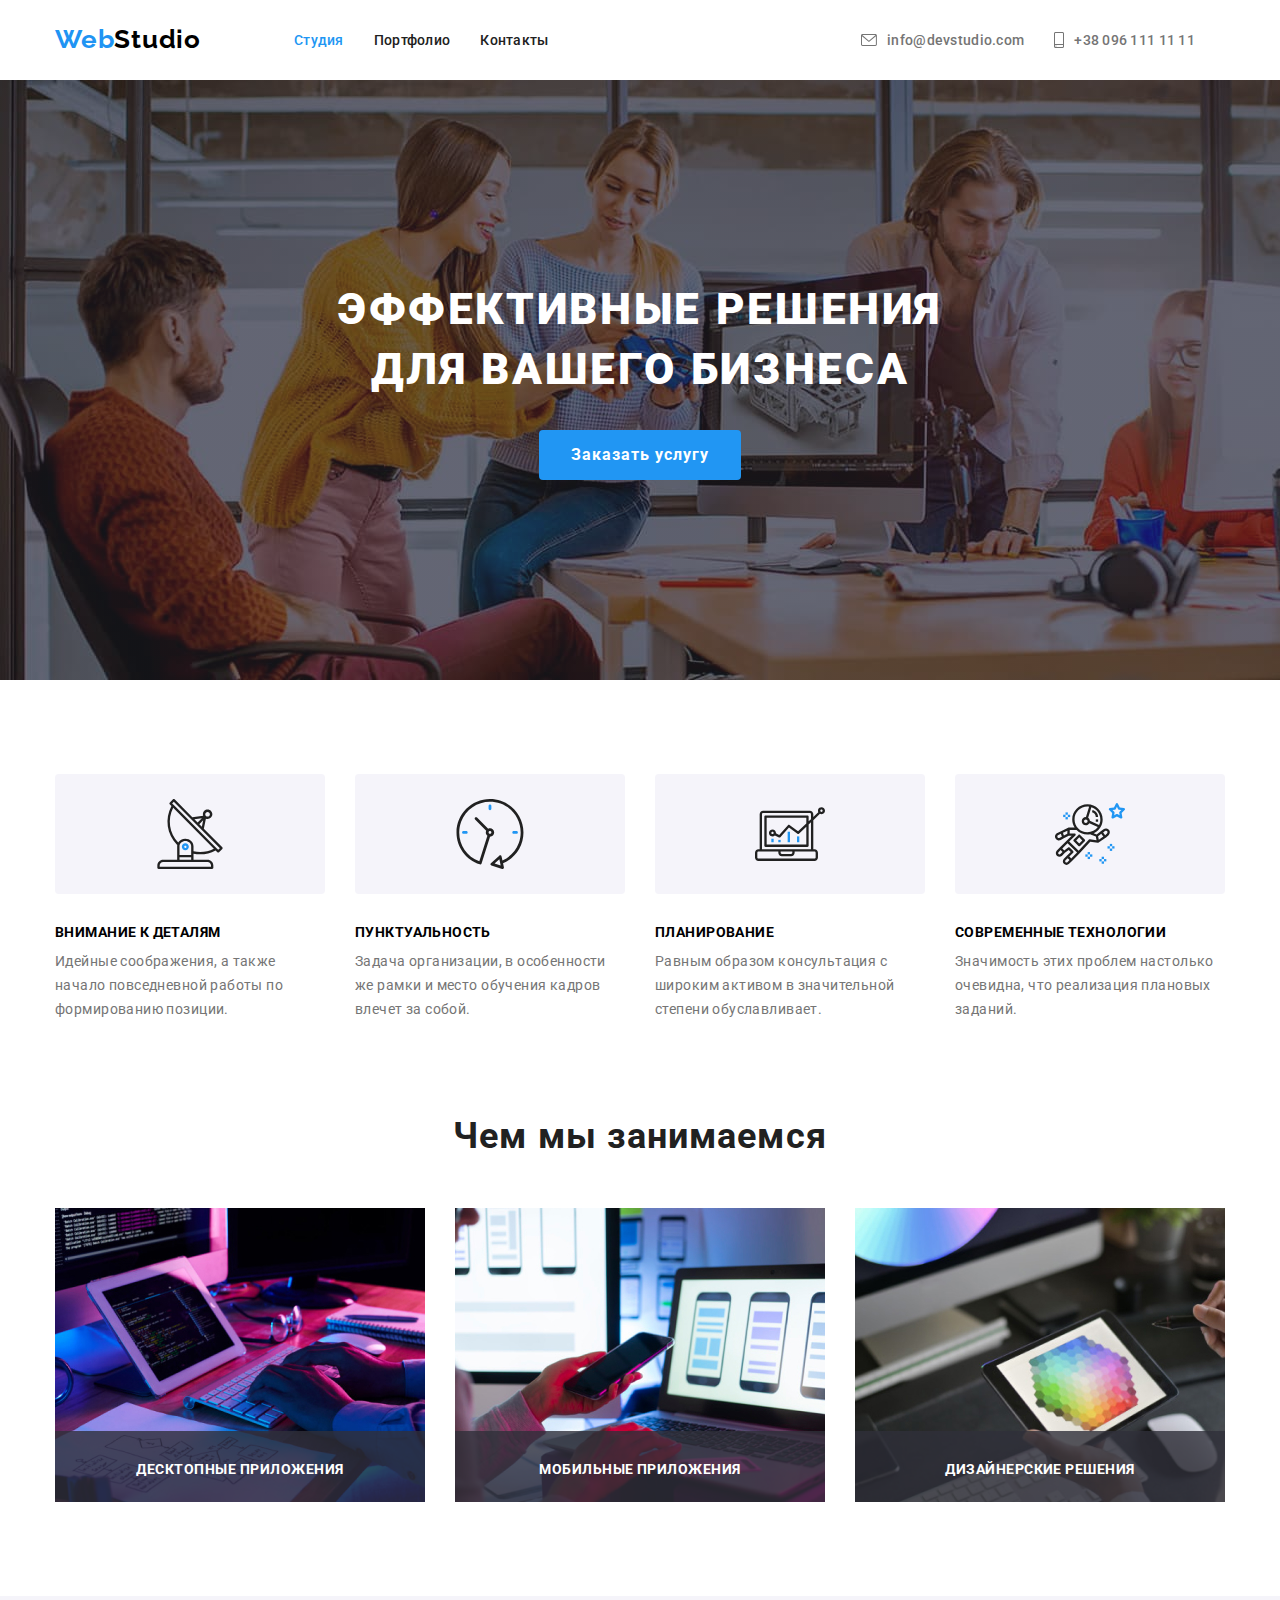
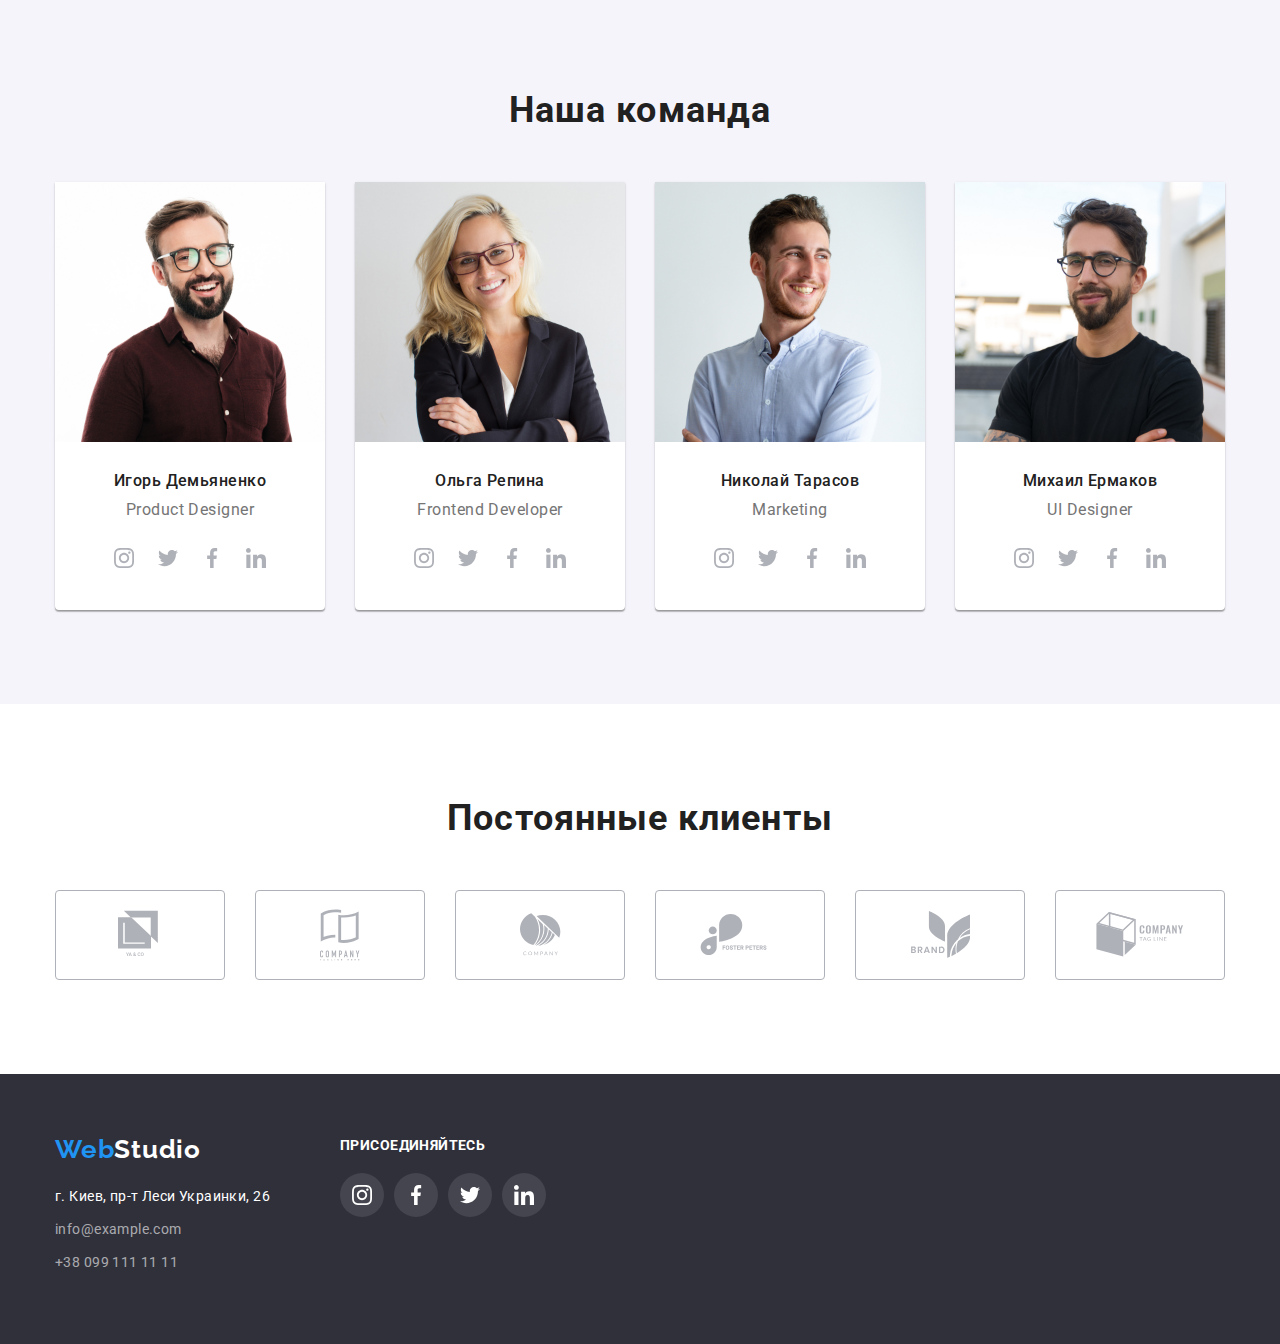
<file: index.html>
<!DOCTYPE html>
<html lang="ru">
  <head>
    <meta charset="UTF-8" />
    <meta name="viewport" content="width=device-width, initial-scale=1.0" />
    <title>Веб студия</title>
    <link
      rel="stylesheet"
      href="https://cdnjs.cloudflare.com/ajax/libs/modern-normalize/1.0.0/modern-normalize.css"
    />
    <link rel="stylesheet" href="./css/styles.css" />
    <link
      href="https://fonts.googleapis.com/css2?family=Raleway:wght@700&family=Roboto:wght@400;500;700;900&display=swap"
      rel="stylesheet"
    />
  </head>
  <body>
    <!-- header section-->
    <header class="header">
      <div class="conteiner header-flex-conteiner">
        <nav class="header-navigation">
          <a
            class="header-logo-second link"
            lang="en"
            href="./index.html"
            aria-label=" WebStudio "
          >
            <span class="header-logo link"> Web</span>Studio
          </a>
          <ul class="navigation-list list">
            <li class="navigation-list-item">
              <a class="active navigation-list-link link" href="./index.html">
                Студия
              </a>
            </li>
            <li class="navigation-list-item">
              <a class="navigation-list-link link" href="./portfolio.html">
                Портфолио
              </a>
            </li>
            <li class="navigation-list-item">
              <a class="navigation-list-link link" href=""> Контакты </a>
            </li>
          </ul>
        </nav>
        <ul class="contact-list">
          <li class="navigation-list-item">
            <a class="header-tel-link link" href="mailto:info@devstudio.com">
              <svg class="icon-header" height="12px" width="16px">
                <use href="./images/svg/sprite.svg#icon-envelope"></use>
              </svg>
              info@devstudio.com
            </a>
          </li>
          <li class="navigation-list-item">
            <a class="header-tel-link link" href="tel:+380961111111">
              <svg class="icon-header" width="10px" height="16px">
                <use href="./images/svg/sprite.svg#icon-smartphone"></use>
              </svg>
              +38 096 111 11 11
            </a>
          </li>
        </ul>
      </div>
    </header>
    <!--main section-->
    <main>
      <!--main background -->
      <section class="hero-banner">
        <div class="conteiner">
          <div class="conteiner-hero">
            <h1 class="hero-title">
              Эффективные решения <br />
              для вашего бизнеса
            </h1>
            <button class="button" type="button" data-modal-open>
              Заказать услугу
            </button>
          </div>
        </div>
      </section>
      <!--features section-->
      <section>
        <div class="conteiner padding-top">
          <ul class="flex-list list">
            <li class="feactures-list-style icon-antena">
              <h3 class="feactures-title">Внимание к деталям</h3>

              <p class="feactures-text">
                Идейные соображения, а также <br />
                начало повседневной работы по <br />
                формированию позиции.
              </p>
            </li>
            <li class="feactures-list-style icon-clock">
              <h3 class="feactures-title">Пунктуальность</h3>
              <p class="feactures-text">
                Задача организации, в особенности <br />
                же рамки и место обучения кадров <br />
                влечет за собой.
              </p>
            </li>
            <li class="feactures-list-style icon-diagram">
              <h3 class="feactures-title">Планирование</h3>
              <p class="feactures-text">
                Равным образом консультация с <br />
                широким активом в значительной <br />
                степени обуславливает.
              </p>
            </li>
            <li class="feactures-list-style icon-astronaut">
              <h3 class="feactures-title">Современные технологии</h3>
              <p class="feactures-text">
                Значимость этих проблем настолько <br />
                очевидна, что реализация плановых <br />
                заданий.
              </p>
            </li>
          </ul>
        </div>
      </section>
      <!--what we do section-->
      <section>
        <div class="conteiner padding-bottom">
          <h2 class="what-we-do-our-team">Чем мы занимаемся</h2>
          <ul class="list what-do-pictures">
            <li class="img-styles">
              <img
                src="./images/whatwedo/box1.jpg"
                alt=" создания сайтов "
                width="370"
                height="294"
              />
              <div class="absolute-what-we-do">
                <p class="what-do-text">Десктопные приложения</p>
              </div>
            </li>
            <li class="img-styles">
              <img
                src="./images/whatwedo/box2.jpg"
                alt=" создания мобильных приложений"
                width="370"
                height="294"
              />
              <div class="absolute-what-we-do">
                <p class="what-do-text">Мобильные приложения</p>
              </div>
            </li>
            <li class="img-styles">
              <img
                src="./images/whatwedo/box3.jpg"
                alt=" Дизайнерские решения"
                width="370"
                height="294"
              />
              <div class="absolute-what-we-do">
                <p class="what-do-text">Дизайнерские решения</p>
              </div>
            </li>
          </ul>
        </div>
      </section>
      <!--our team section-->
      <section class="our-team-style">
        <div class="conteiner padding-bottom">
          <h2 class="what-we-do-our-team">Наша команда</h2>
          <ul class="our-team-img list">
            <li class="our-team-img-list">
              <img
                src="./images/team/teamigor.jpg "
                alt="игорь демьяненко Product Designer"
                width="270"
                height="260"
              />
              <h3 class="team-title">Игорь Демьяненко</h3>
              <p class="profession-list">Product Designer</p>
              <ul class="list social-list">
                <li>
                  <a class="social-item" href="">
                    <svg class="social-item-svg" width="20px" height="20px">
                      <use
                        href="./images/svg/sprite.svg#icon-instagram-2"
                      ></use>
                    </svg>
                  </a>
                </li>
                <li>
                  <a class="social-item" href="">
                    <svg class="social-item-svg" width="20px" height="20px">
                      <use href="./images/svg/sprite.svg#icon-twitter-1"></use>
                    </svg>
                  </a>
                </li>
                <li>
                  <a class="social-item" href="">
                    <svg class="social-item-svg" width="20px" height="20px">
                      <use href="./images/svg/sprite.svg#icon-facebook-1"></use>
                    </svg>
                  </a>
                </li>
                <li>
                  <a class="social-item" href="">
                    <svg class="social-item-svg" width="20px" height="20px">
                      <use href="./images/svg/sprite.svg#icon-linkedin-1"></use>
                    </svg>
                  </a>
                </li>
              </ul>
            </li>
            <li class="our-team-img-list">
              <img
                src="./images/team/olga.jpg"
                alt=" Ольга Репина Frontend Developer"
                width="270"
                height="260"
              />
              <h3 class="team-title">Ольга Репина</h3>
              <p class="profession-list">Frontend Developer</p>
              <ul class="list social-list">
                <li>
                  <a class="social-item" href="">
                    <svg class="social-item-svg" width="20px" height="20px">
                      <use
                        href="./images/svg/sprite.svg#icon-instagram-2"
                      ></use>
                    </svg>
                  </a>
                </li>
                <li>
                  <a class="social-item" href="">
                    <svg class="social-item-svg" width="20px" height="20px">
                      <use href="./images/svg/sprite.svg#icon-twitter-1"></use>
                    </svg>
                  </a>
                </li>
                <li>
                  <a class="social-item" href="">
                    <svg class="social-item-svg" width="20px" height="20px">
                      <use href="./images/svg/sprite.svg#icon-facebook-1"></use>
                    </svg>
                  </a>
                </li>
                <li>
                  <a class="social-item" href="">
                    <svg class="social-item-svg" width="20px" height="20px">
                      <use href="./images/svg/sprite.svg#icon-linkedin-1"></use>
                    </svg>
                  </a>
                </li>
              </ul>
            </li>
            <li class="our-team-img-list">
              <img
                src="./images/team/mykola.jpg"
                alt="Николай Тарасов Marketing"
                width="270"
                height="260"
              />
              <h3 class="team-title">Николай Тарасов</h3>
              <p class="profession-list">Marketing</p>
              <ul class="list social-list">
                <li>
                  <a class="social-item" href="">
                    <svg class="social-item-svg" width="20px" height="20px">
                      <use
                        href="./images/svg/sprite.svg#icon-instagram-2"
                      ></use>
                    </svg>
                  </a>
                </li>
                <li>
                  <a class="social-item" href="">
                    <svg class="social-item-svg" width="20px" height="20px">
                      <use href="./images/svg/sprite.svg#icon-twitter-1"></use>
                    </svg>
                  </a>
                </li>
                <li>
                  <a class="social-item" href="">
                    <svg class="social-item-svg" width="20px" height="20px">
                      <use href="./images/svg/sprite.svg#icon-facebook-1"></use>
                    </svg>
                  </a>
                </li>
                <li>
                  <a class="social-item" href="">
                    <svg class="social-item-svg" width="20px" height="20px">
                      <use href="./images/svg/sprite.svg#icon-linkedin-1"></use>
                    </svg>
                  </a>
                </li>
              </ul>
            </li>
            <li class="our-team-img-list">
              <img
                src="./images/team/mihaylo.jpg"
                alt="Михаил Ермаков UI Designer"
                width="270"
                height="260"
              />
              <h3 class="team-title">Михаил Ермаков</h3>
              <p class="profession-list">UI Designer</p>
              <ul class="list social-list">
                <li>
                  <a class="social-item" href="">
                    <svg class="social-item-svg" width="20px" height="20px">
                      <use
                        href="./images/svg/sprite.svg#icon-instagram-2"
                      ></use>
                    </svg>
                  </a>
                </li>
                <li>
                  <a class="social-item" href="">
                    <svg class="social-item-svg" width="20px" height="20px">
                      <use href="./images/svg/sprite.svg#icon-twitter-1"></use>
                    </svg>
                  </a>
                </li>
                <li>
                  <a class="social-item" href="">
                    <svg class="social-item-svg" width="20px" height="20px">
                      <use href="./images/svg/sprite.svg#icon-facebook-1"></use>
                    </svg>
                  </a>
                </li>
                <li>
                  <a class="social-item" href="">
                    <svg class="social-item-svg" width="20px" height="20px">
                      <use href="./images/svg/sprite.svg#icon-linkedin-1"></use>
                    </svg>
                  </a>
                </li>
              </ul>
            </li>
          </ul>
        </div>
      </section>
      <!-- our-clients -->
      <section>
        <div class="clients">
          <h2 class="what-we-do-our-team">Постоянные клиенты</h2>
          <ul class="list clients-flex">
            <li class="clients-list">
              <a class="clients-item" href="">
                <svg width="44px" height="50px">
                  <use href="./images/svg/sprite.svg#icon-logo-1"></use>
                </svg>
              </a>
            </li>
            <li class="clients-list">
              <a class="clients-item" href="">
                <svg width="40px" height="52px">
                  <use href="./images/svg/sprite.svg#icon-logo-2"></use>
                </svg>
              </a>
            </li>
            <li class="clients-list">
              <a class="clients-item" href="">
                <svg width="41px" height="43px">
                  <use href="./images/svg/sprite.svg#icon-logo-3"></use>
                </svg>
              </a>
            </li>
            <li class="clients-list">
              <a class="clients-item" href=""
                ><svg width="80px" height="42px">
                  <use href="./images/svg/sprite.svg#icon-logo-4"></use>
                </svg>
              </a>
            </li>
            <li class="clients-list">
              <a class="clients-item" href="">
                <svg width="59px" height="47px">
                  <use href="./images/svg/sprite.svg#icon-logo-5"></use>
                </svg>
              </a>
            </li>
            <li class="clients-list">
              <a class="clients-item" href="">
                <svg width="88px" height="45px">
                  <use href="./images/svg/sprite.svg#icon-logo-6"></use>
                </svg>
              </a>
            </li>
          </ul>
        </div>
      </section>
    </main>
    <!--footer section-->
    <footer class="footer">
      <div class="conteiner footer-container">
        <div class="footer-info">
          <a
            class="footer-logo link"
            lang="en"
            href="./index.html"
            aria-label=" WebStudio "
          >
            <span class="header-logo link"> Web</span>Studio
          </a>
          <address>
            <ul class="address-list-style list">
              <li class="contact-link-style">
                <a
                  class="address link"
                  href="https://www.google.com/maps/place/%D0%B1%D1%83%D0%BB%D1%8C%D0%B2%D0%B0%D1%80+%D0%9B%D0%B5%D1%81%D1%96+%D0%A3%D0%BA%D1%80%D0%B0%D1%97%D0%BD%D0%BA%D0%B8,+26,+%D0%9A%D0%B8%D1%97%D0%B2,+02000/@50.4265807,30.5361971,17z/data=!3m1!4b1!4m5!3m4!1s0x40d4cf0e033ecbe9:0x57a4dffefec77da0!8m2!3d50.4265807!4d30.5383858"
                  target="blanc"
                  >г. Киев, пр-т Леси Украинки, 26</a
                >
              </li>
              <li class="contact-link-style">
                <a class="footer-tel-link link" href="mailto:info@example.com"
                  >info@example.com</a
                >
              </li>
              <li class="contact-link-style">
                <a class="footer-tel-link link" href="tel:+380991111111">
                  +38 099 111 11 11
                </a>
              </li>
            </ul>
          </address>
        </div>
        <div class="join-us">
          <h3 class="footer-join-us">присоединяйтесь</h3>
          <ul class="list social-list">
            <li>
              <a class="foter-social-items" href="">
                <svg class="footer-social-item" width="20px" height="20px">
                  <use href="./images/svg/sprite.svg#icon-instagram-2"></use>
                </svg>
              </a>
            </li>
            <li>
              <a class="foter-social-items" href="">
                <svg class="footer-social-item" width="20px" height="20px">
                  <use href="./images/svg/sprite.svg#icon-facebook-1"></use>
                </svg>
              </a>
            </li>
            <li>
              <a class="foter-social-items" href="">
                <svg class="footer-social-item" width="20px" height="20px">
                  <use href="./images/svg/sprite.svg#icon-twitter-1"></use>
                </svg>
              </a>
            </li>
            <li>
              <a class="foter-social-items" href="">
                <svg class="footer-social-item" width="20px" height="20px">
                  <use href="./images/svg/sprite.svg#icon-linkedin-1"></use>
                </svg>
              </a>
            </li>
          </ul>
        </div>
      </div>
    </footer>
    <div class="backdrop is-hidden" data-modal>
      <div class="modal">
        <button type="button" class="close-button" data-modal-close>
          <svg width="11px" height="11px">
            <use href="./images/svg/sprite.svg#icon-vector"></use>
          </svg>
        </button>
      </div>
    </div>

    <script src="./js/modal.js"></script>
  </body>
</html>
</file>
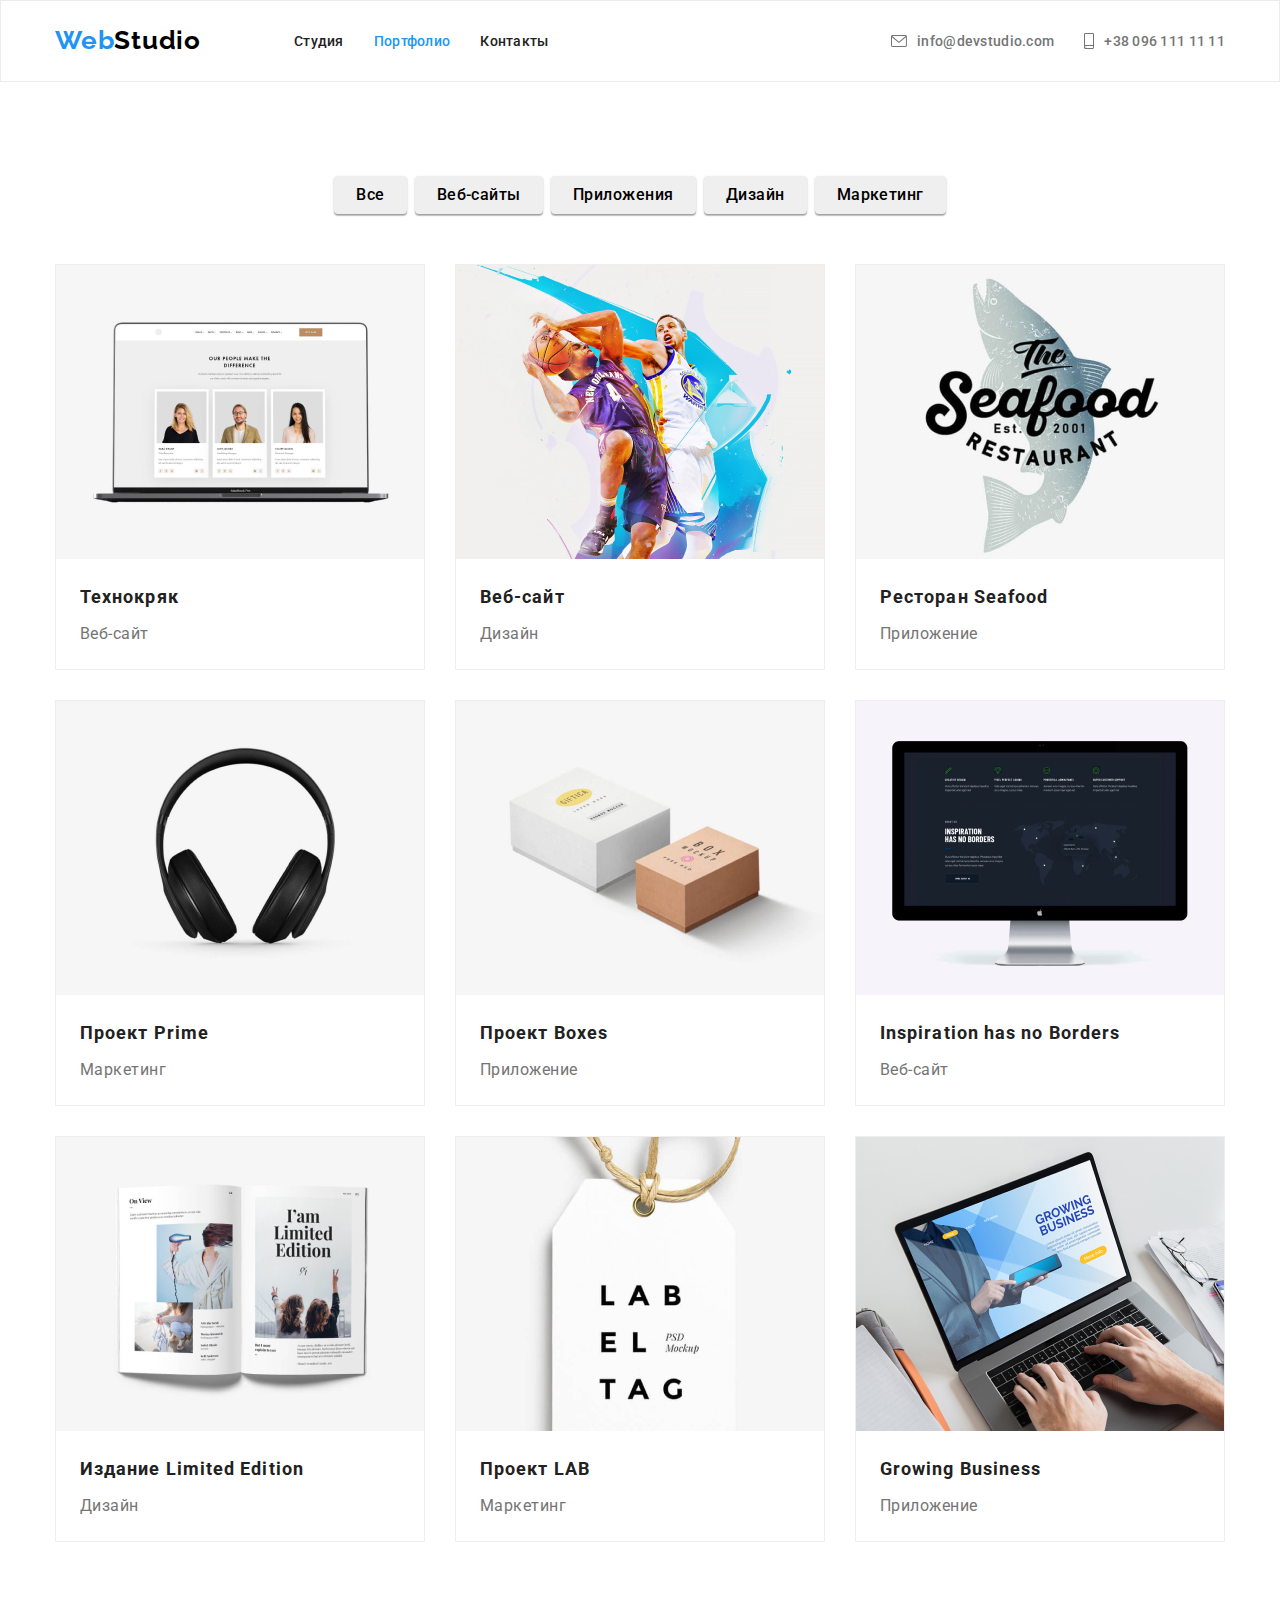
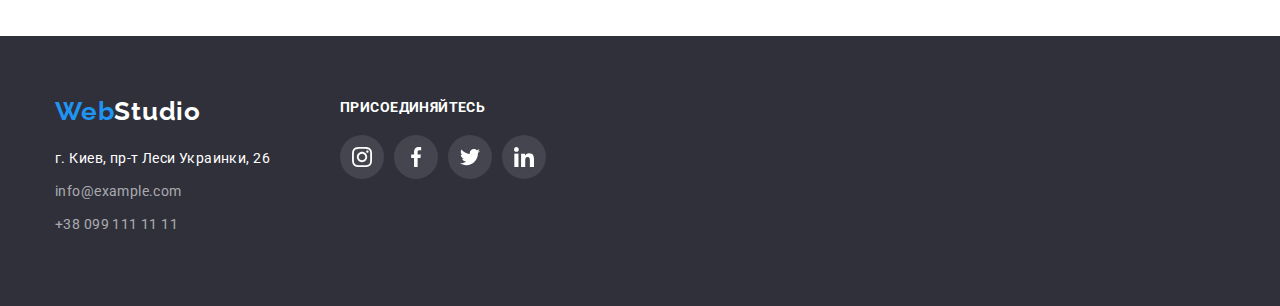
<file: portfolio.html>
<!DOCTYPE html>
<html lang="ru">
  <head>
    <meta charset="UTF-8" />
    <meta name="viewport" content="width=device-width, initial-scale=1.0" />
    <title>Portfolio</title>
    <link
      rel="stylesheet"
      href="https://cdnjs.cloudflare.com/ajax/libs/modern-normalize/1.0.0/modern-normalize.css"
    />
    <link rel="stylesheet" href="./css/styles.css" />
    <link
      href="https://fonts.googleapis.com/css2?family=Raleway:wght@700&family=Roboto:wght@400;500;700;900&display=swap"
      rel="stylesheet"
    />
  </head>

  <body>
    <!--HEADER-->
    <header class="header header-border-portfolio">
      <div class="header-flex-conteiner conteiner">
        <nav class="header-navigation">
          <a
            class="header-logo-second link"
            lang="en"
            href="./index.html"
            aria-label=" WebStudio "
          >
            <span class="header-logo"> Web</span>Studio
          </a>
          <ul class="navigation-list list">
            <li class="navigation-list-item">
              <a class="navigation-list-link link" href="./index.html">
                Студия
              </a>
            </li>
            <li class="navigation-list-item">
              <a
                class="navigation-list-link active link"
                href="./portfolio.html"
              >
                Портфолио
              </a>
            </li>
            <li>
              <a class="navigation-list-link link" href=""> Контакты </a>
            </li>
          </ul>
        </nav>
        <ul class="contact-list">
          <li class="navigation-list-item">
            <a class="header-tel-link link" href="mailto:info@devstudio.com">
              <svg class="icon-header" height="12px" width="16px">
                <use href="./images/svg/sprite.svg#icon-envelope"></use>
              </svg>
              info@devstudio.com</a
            >
          </li>
          <li>
            <a class="header-tel-link link" href="tel:+380961111111">
              <svg class="icon-header" width="10px" height="16px">
                <use href="./images/svg/sprite.svg#icon-smartphone"></use>
              </svg>
              +38 096 111 11 11
            </a>
          </li>
        </ul>
      </div>
    </header>
    <!--MAIN-->
    <main>
      <section class="main-menu">
        <div class="conteiner">
          <ul class="button-list-menu list">
            <li class="bottom-styles">
              <button class="button-portfolio" type="button">Все</button>
            </li>
            <li class="bottom-styles">
              <button class="button-portfolio" type="button">Веб-сайты</button>
            </li>
            <li class="bottom-styles">
              <button class="button-portfolio" type="button">Приложения</button>
            </li>
            <li class="bottom-styles">
              <button class="button-portfolio" type="button">Дизайн</button>
            </li>
            <li class="bottom-styles">
              <button class="button-portfolio" type="button">Маркетинг</button>
            </li>
          </ul>

          <ul class="project-net list">
            <li class="project-img-style">
              <a class="link" href="">
                <div class="overlay">
                  <img src="./images/portfolio/veb.jpg" alt="Технокряк" />

                  <div class="overlay-box">
                    <p class="hover-text-img">
                      Технокряк это современная площадка распространения
                      коронавируса. Компании используют эту платформу для
                      цифрового шпионажа и атак на защищённые сервера
                      конкурентов.
                    </p>
                  </div>
                </div>
                <h2 class="portfolio-title-list">Технокряк</h2>
                <p class="portfolio-category-list">Веб-сайт</p>
              </a>
            </li>
            <li class="project-img-style">
              <a class="link" href="">
                <div class="overlay">
                  <img
                    src="./images/portfolio/poster.jpg"
                    alt="постер new orlean"
                  />
                  <div class="overlay-box">
                    <p class="hover-text-img">
                      Технокряк это современная площадка распространения
                      коронавируса. Компании используют эту платформу для
                      цифрового шпионажа и атак на защищённые сервера
                      конкурентов.
                    </p>
                  </div>
                </div>
                <h2 class="portfolio-title-list">Веб-сайт</h2>
                <p class="portfolio-category-list">Дизайн</p>
              </a>
            </li>
            <li class="project-img-style">
              <a class="link" href="">
                <div class="overlay">
                  <img
                    src="./images/portfolio/restaurant.jpg"
                    alt="логотип ресторана"
                  />
                  <div class="overlay-box">
                    <p class="hover-text-img">
                      Технокряк это современная площадка распространения
                      коронавируса. Компании используют эту платформу для
                      цифрового шпионажа и атак на защищённые сервера
                      конкурентов.
                    </p>
                  </div>
                </div>
                <h2 class="portfolio-title-list">Ресторан Seafood</h2>
                <p class="portfolio-category-list">Приложение</p>
              </a>
            </li>
            <li class="project-img-style">
              <a class="link" href="">
                <div class="overlay">
                  <img
                    src="./images/portfolio/project4.jpg"
                    alt="фото навушников"
                  />
                  <div class="overlay-box">
                    <p class="hover-text-img">
                      Технокряк это современная площадка распространения
                      коронавируса. Компании используют эту платформу для
                      цифрового шпионажа и атак на защищённые сервера
                      конкурентов.
                    </p>
                  </div>
                </div>
                <h2 class="portfolio-title-list">Проект Prime</h2>
                <p class="portfolio-category-list">Маркетинг</p>
              </a>
            </li>
            <li class="project-img-style">
              <a class="link" href="">
                <div class="overlay">
                  <img
                    src="./images/portfolio/projectboxes.jpg"
                    alt="Проект Boxes"
                  />
                  <div class="overlay-box">
                    <p class="hover-text-img">
                      Технокряк это современная площадка распространения
                      коронавируса. Компании используют эту платформу для
                      цифрового шпионажа и атак на защищённые сервера
                      конкурентов.
                    </p>
                  </div>
                </div>
                <h2 class="portfolio-title-list">Проект Boxes</h2>
                <p class="portfolio-category-list">Приложение</p>
              </a>
            </li>
            <li class="project-img-style">
              <a class="link" href="">
                <div class="overlay">
                  <img
                    src="./images/portfolio/imspiration6.jpg"
                    alt="веб-сайт на мониторе"
                  />
                  <div class="overlay-box">
                    <p class="hover-text-img">
                      Технокряк это современная площадка распространения
                      коронавируса. Компании используют эту платформу для
                      цифрового шпионажа и атак на защищённые сервера
                      конкурентов.
                    </p>
                  </div>
                </div>
                <h2 class="portfolio-title-list">Inspiration has no Borders</h2>
                <p class="portfolio-category-list">Веб-сайт</p>
              </a>
            </li>
            <li class="project-img-style">
              <a class="link" href="">
                <div class="overlay">
                  <img
                    src="./images/portfolio/limited7.jpg"
                    alt="лимитованое издание"
                  />
                  <div class="overlay-box">
                    <p class="hover-text-img">
                      Технокряк это современная площадка распространения
                      коронавируса. Компании используют эту платформу для
                      цифрового шпионажа и атак на защищённые сервера
                      конкурентов.
                    </p>
                  </div>
                </div>
                <h2 class="portfolio-title-list">Издание Limited Edition</h2>
                <p class="portfolio-category-list">Дизайн</p>
              </a>
            </li>
            <li class="project-img-style">
              <a class="link" href="">
                <div class="overlay">
                  <img
                    src="./images/portfolio/projectlab8.jpg"
                    alt="проект lab"
                  />
                  <div class="overlay-box">
                    <p class="hover-text-img">
                      Технокряк это современная площадка распространения
                      коронавируса. Компании используют эту платформу для
                      цифрового шпионажа и атак на защищённые сервера
                      конкурентов.
                    </p>
                  </div>
                </div>
                <h2 class="portfolio-title-list">Проект LAB</h2>
                <p class="portfolio-category-list">Маркетинг</p>
              </a>
            </li>
            <li class="project-img-style">
              <a class="link" href="">
                <div class="overlay">
                  <img
                    src="./images/portfolio/grow9.jpg"
                    alt=" приложение для бизнеса"
                  />
                  <div class="overlay-box">
                    <p class="hover-text-img">
                      Технокряк это современная площадка распространения
                      коронавируса. Компании используют эту платформу для
                      цифрового шпионажа и атак на защищённые сервера
                      конкурентов.
                    </p>
                  </div>
                </div>
                <h2 class="portfolio-title-list">Growing Business</h2>
                <p class="portfolio-category-list">Приложение</p>
              </a>
            </li>
          </ul>
        </div>
      </section>
    </main>
    <!--footer-->
    <footer class="footer">
      <div class="conteiner footer-container">
        <div class="footer-info">
          <a
            class="footer-logo link"
            lang="en"
            href="./index.html"
            aria-label=" WebStudio "
          >
            <span class="header-logo link"> Web</span>Studio
          </a>
          <address>
            <ul class="address-list-style list">
              <li class="contact-link-style">
                <a
                  class="address link"
                  href="https://www.google.com/maps/place/%D0%B1%D1%83%D0%BB%D1%8C%D0%B2%D0%B0%D1%80+%D0%9B%D0%B5%D1%81%D1%96+%D0%A3%D0%BA%D1%80%D0%B0%D1%97%D0%BD%D0%BA%D0%B8,+26,+%D0%9A%D0%B8%D1%97%D0%B2,+02000/@50.4265807,30.5361971,17z/data=!3m1!4b1!4m5!3m4!1s0x40d4cf0e033ecbe9:0x57a4dffefec77da0!8m2!3d50.4265807!4d30.5383858"
                  target="blanc"
                  >г. Киев, пр-т Леси Украинки, 26</a
                >
              </li>
              <li class="contact-link-style">
                <a class="footer-tel-link link" href="mailto:info@example.com"
                  >info@example.com</a
                >
              </li>
              <li class="contact-link-style">
                <a class="footer-tel-link link" href="tel:+380991111111">
                  +38 099 111 11 11
                </a>
              </li>
            </ul>
          </address>
        </div>
        <div class="join-us">
          <h3 class="footer-join-us">присоединяйтесь</h3>
          <ul class="list social-list">
            <li>
              <a class="foter-social-items" href="">
                <svg class="footer-social-item" width="20px" height="20px">
                  <use href="./images/svg/sprite.svg#icon-instagram-2"></use>
                </svg>
              </a>
            </li>
            <li>
              <a class="foter-social-items" href="">
                <svg class="footer-social-item" width="20px" height="20px">
                  <use href="./images/svg/sprite.svg#icon-facebook-1"></use>
                </svg>
              </a>
            </li>
            <li>
              <a class="foter-social-items" href="">
                <svg class="footer-social-item" width="20px" height="20px">
                  <use href="./images/svg/sprite.svg#icon-twitter-1"></use>
                </svg>
              </a>
            </li>
            <li>
              <a class="foter-social-items" href="">
                <svg class="footer-social-item" width="20px" height="20px">
                  <use href="./images/svg/sprite.svg#icon-linkedin-1"></use>
                </svg>
              </a>
            </li>
          </ul>
        </div>
      </div>
    </footer>
  </body>
</html>
</file>
<file: css/styles.css>
:root {
  --accent-color: #2094f3;
  --header-backgraund: #ffffff;
  --titles-color: #000000;
  --header-logo: #2094f3;
  --button-portfolio-backgraund: #2196f3;
  --button-portfolio-text-color: #ffffff;
  --body-main-font: "Roboto", sans-serif;
  --secondary-font: "Raleway", sans-serif;
  --accent-hover: #2196f3;
}

*,
::before,
::after {
  margin: 0px;
  padding: 0px;
}
body {
  font-family: var(--body-main-font);
  font-style: normal;
}
.list {
  list-style: none;
}
.link {
  text-decoration: none;
}
img {
  display: block;
}
/* HEARED */
.header {
  color: var(--header-backgraund);
  display: block;
}
.navigation-list {
  display: flex;
  margin-left: 93px;
}
.header-navigation {
  display: flex;
  align-items: center;
}
.navigation-list-item:not(:last-child) {
  margin-right: 30px;
}

.contact-list {
  display: flex;
  margin-left: auto;
  align-items: center;
}
.header-logo {
  font-family: var(--secondary-font);
  font-style: normal;
  font-weight: 700;
  font-size: 26px;
  line-height: 1.2;
  letter-spacing: 0.03em;
  color: var(--header-logo);
}
.contact-list .navigation-list-item {
  margin-right: 30px;
}
.header-flex-conteiner {
  display: flex;
  height: 80px;
}
.header-logo-second {
  font-family: var(--secondary-font);
  font-style: normal;
  font-weight: 700;
  font-size: 26px;
  line-height: 1.2;
  letter-spacing: 0.03em;
  color: var(--titles-color);
}
.header-tel-link {
  font-weight: 500;
  font-size: 14px;
  line-height: 1.142;
  letter-spacing: 0.02em;
  color: #757575;
  align-items: center;
  display: flex;
  transition-duration: 250ms;
  transition-timing-function: cubic-bezier(0.4, 0, 0.2, 1);
}
.navigation-list-link {
  font-weight: 500;
  font-size: 14px;
  line-height: 1.142px;
  letter-spacing: 0.02em;
  color: #212121;
  transition-duration: 250ms;
  transition-timing-function: cubic-bezier(0.4, 0, 0.2, 1);
}
.navigation-list-item {
  position: relative;
}
.active {
  color: #2196f3;
}
.navigation-list-link:hover::after {
  opacity: 1;
}

.navigation-list-link::after {
  content: "";
  position: absolute;
  display: block;
  width: 100%;
  height: 4px;
  bottom: -31px;
  background-color: #2196f3;
  /* bottom: -31px; */
  border-radius: 4px;
  opacity: 0;
  transition-duration: 250ms;
  transition-timing-function: cubic-bezier(0.4, 0, 0.2, 1);
}
.navigation-list-link:hover::after .icon-header {
  fill: #757575;
  margin-right: 10px;
}
.navigation-list-link:hover,
.navigation-list-link:focus {
  /* .navigation-list-link:focus { */
  color: var(--accent-color);
}

.header-tel-link:hover {
  color: #2196f3;
}
.header-tel-link:hover .icon-header {
  fill: var(--accent-hover);
}

.icon-header {
  fill: #757575;
  margin-right: 10px;
}

/* MAIN */
.hero-banner {
  background-image: linear-gradient(
      to right,
      rgba(47, 48, 58, 0.4),
      rgba(47, 48, 58, 0.4)
    ),
    url(../images/backround/backgraund.jpg);
  height: 600px;
  background-color: #2f303a;
  background-size: cover;
  max-width: 1600px;
}
.conteiner-hero {
  margin-right: auto;
  margin-left: auto;
  width: 1200px;
  padding-top: 200px;
  padding-bottom: 200px;
  text-align: center;
  max-width: 696px;
  margin-bottom: 30px;
}
.button {
  font-family: var(--body-main-font);
  font-style: normal;
  font-weight: 700;
  font-size: 16px;
  line-height: 1.875;
  letter-spacing: 0.06em;
  color: #ffffff;
  background-color: #2196f3;
  display: block;
  margin-right: auto;
  margin-left: auto;
  margin-top: 30px;
  border-radius: 4px;
  padding: 10px 32px;
  border: none;
}
.hero-title {
  font-weight: 900;
  font-size: 44px;
  line-height: 1.36;
  letter-spacing: 0.06em;
  text-transform: uppercase;
  color: #ffffff;
}
.padding-top {
  padding-top: 94px;
}
.padding-bottom {
  padding-bottom: 94px;
}
.flex-list {
  display: flex;
}
.feactures-list-style {
  margin-right: 30px;
}
.feactures-list-style::before {
  display: block;
  content: "";
  height: 120px;
  width: 270px;
  background-color: #f5f4fa;
  border-radius: 4px;
  margin-bottom: 30px;
  background-repeat: no-repeat;
  background-position: center;
}
.icon-antena::before {
  background-image: url(../images/svg/antenna1.svg);
}
.icon-clock::before {
  background-image: url(../images/svg/clock\ 1.svg);
}
.icon-diagram::before {
  background-image: url(../images/svg/diagram\ 1.svg);
}
.icon-astronaut::before {
  background-image: url(../images/svg/astronaut\ 1.svg);
}
.what-do-pictures {
  display: flex;
}
.img-styles {
  position: relative;
  margin-right: 30px;
}
.img-styles:last-child {
  margin-right: 0px;
}
.absolute-what-we-do {
  position: absolute;
  width: 100%;
  height: 24%;
  bottom: 0;
  background: rgba(47, 48, 58, 0.8);
}
.what-do-text {
  color: white;
  font-weight: 700;
  font-size: 14px;
  letter-spacing: 0.03rem;
  line-height: 1.641;
  text-transform: uppercase;
  text-align: center;
  padding-top: 27px;
}
.clients {
  width: 1200px;
  padding-left: 15px;
  padding-right: 15px;
  margin-right: auto;
  margin-left: auto;
}
.clients-flex {
  display: flex;
  padding-bottom: 94px;
}
.clients-list {
  display: flex;
  /* width: 170px;
  height: 90px;
  border: 1px solid #afb1b8;
  box-sizing: border-box;
  border-radius: 4px;
  margin-right: 30px;
  justify-content: center;
  align-items: center; */
}
.clients-item:last-child {
  margin-right: 30px;
}
.clients-item {
  display: flex;
  width: 170px;
  height: 90px;
  border: 1px solid #afb1b8;
  box-sizing: border-box;
  border-radius: 4px;
  justify-content: center;
  align-items: center;
  margin-right: 30px;
  fill: #afb1b8;
  transition-duration: 250ms;
  transition-timing-function: cubic-bezier(0.4, 0, 0.2, 1);
}

.clients-item:hover,
.clients-item:focus {
  fill: #2196f3;
  border-color: #2196f3;
}

/* FOOTER      */
.footer {
  background: #2f303a;
}
.footer-logo {
  font-family: var(--secondary-font);
  font-style: normal;
  font-weight: 700;
  font-size: 26px;
  line-height: 1.192;
  letter-spacing: 0.03em;
  color: #ffffff;
}
.footer-container {
  display: flex;
  padding-top: 60px;
  padding-bottom: 60px;
}
.address {
  font-family: var(--body-main-font);
  font-style: normal;
  font-weight: 400;
  font-size: 14px;
  line-height: 1.714;
  letter-spacing: 0.03em;
  color: #ffffff;
}
.address-list-style {
  padding-top: 20px;
}
.contact-link-style {
  margin-bottom: 9px;
}
.footer-tel-link {
  font-family: var(--body-main-font);
  font-style: normal;
  font-weight: normal;
  font-size: 14px;
  line-height: 1.71;
  letter-spacing: 0.03em;
  color: rgba(255, 255, 255, 0.6);
}
.join-us {
  display: block;
  list-style: none;
}
.footer-info {
  display: block;
  margin-right: 70px;
}
.footer-join-us {
  font-weight: 700;
  font-size: 14px;
  letter-spacing: 0.03em;
  line-height: 1.641;
  color: #ffffff;
  text-transform: uppercase;
}
.foter-social-items {
  display: flex;
  justify-content: center;
  align-items: center;
  margin-right: 10px;
  width: 44px;
  height: 44px;
  border-radius: 50%;
  background: rgba(255, 255, 255, 0.1);
  transition-duration: 250ms;
  transition-timing-function: cubic-bezier(0.4, 0, 0.2, 1);
}
.foter-social-items:last-child {
  margin-right: 10px;
}
.foter-social-items:hover,
.foter-social-items:focus {
  background-color: #2196f3;
}
.footer-social-item {
  width: 20px;
  height: 20px;
  fill: #ffffff;
}
.button-portfolio {
  display: inline-block;
  text-align: center;
  font-weight: 500;
  font-size: 16px;
  line-height: 1.62;
  letter-spacing: 0.03em;
  border: none;
  box-shadow: 0px 1px 3px #0000001f, 0px 1px 1px #00000024,
    0px 2px 1px #00000033;
  border-radius: 4px;
  padding-left: 22px;
  padding-right: 22px;
  padding-top: 6px;
  padding-bottom: 6px;
  transition-duration: 250ms;
  transition-timing-function: cubic-bezier(0.4, 0, 0.2, 1);
}
.button-portfolio:hover,
.button-portfolio:focus {
  background-color: var(--button-portfolio-backgraund);
  color: var(--button-portfolio-text-color);
  border: none;
}
.feactures-text {
  font-weight: 400;
  font-size: 14px;
  line-height: 1.714;
  letter-spacing: 0.03em;
  color: #757575;
  margin-top: 10px;
}
.feactures-title {
  font-weight: 700;
  font-size: 14px;
  line-height: 1.142;
  letter-spacing: 0.03em;
  text-transform: uppercase;
}
.what-we-do-our-team {
  font-weight: 700;
  font-size: 36px;
  line-height: 1.166;
  letter-spacing: 0.03em;
  color: #212121;
  text-align: center;
  margin-bottom: 50px;
  padding-top: 94px;
}
.team-title {
  font-weight: 500;
  font-size: 16px;
  line-height: 1.18;
  letter-spacing: 0.03em;
  color: #212121;
  text-align: center;
  margin-top: 30px;
}
.our-team-style {
  background-color: #f5f4fa;
}
.our-team-img {
  display: flex;
}
.our-team-img-list {
  margin-right: 30px;
  border: var(--header-backgraund);
  background-color: #ffffff;
  padding-bottom: 30px;
  box-shadow: 0px 1px 3px rgba(0, 0, 0, 0.12), 0px 1px 1px rgba(0, 0, 0, 0.14),
    0px 2px 1px rgba(0, 0, 0, 0.2);
  border-radius: 0px 0px 4px 4px;
  width: 270px;
}
.social-list {
  display: flex;
  justify-content: center;
  align-items: center;
  /* padding-left: 32px;
  padding-right: 32px; */
  padding-top: 16px;
}
.social-item {
  display: flex;
  justify-content: center;
  align-items: center;
  width: 44px;
  height: 44px;
  border-radius: 50%;
  transition-duration: 250ms;
  transition-timing-function: cubic-bezier(0.4, 0, 0.2, 1);
}
.social-item:hover {
  background-color: #2196f3;
}
.social-item:hover .social-item-svg {
  fill: #ffffff;
}
.social-item-svg {
  width: 20px;
  height: 20px;
  fill: #afb1b8;
}

/* .social-item-svg {
  height: 20px;
  width: ;
} */

.profession-list {
  font-weight: 400;
  font-size: 16px;
  line-height: 1.18;
  letter-spacing: 0.03em;
  color: #757575;
  text-align: center;
  margin-top: 10px;
}
/* PORTFOLIO */

.button-list-menu {
  display: flex;
  justify-content: center;
  padding-bottom: 16px;
}
.bottom-styles {
  margin-right: 8px;
}
.bottom-styles:last-child {
  margin-right: 0px;
}
.portfolio-title-list {
  font-weight: 700;
  font-size: 18px;
  line-height: 2;
  letter-spacing: 0.06em;
  color: #212121;
  padding-left: 24px;
  padding-right: 24px;
  padding-top: 20px;
}
.portfolio-category-list {
  font-weight: 400;
  font-size: 16px;
  line-height: 1.875;
  letter-spacing: 0.03em;
  color: #757575;
  padding-left: 24px;
  padding-right: 24px;
  padding-top: 4px;
  padding-bottom: 20px;
}
.header-border-portfolio {
  border: 1px solid #ececec;
}
.main-menu {
  padding-top: 94px;
  padding-bottom: 94px;
}
.project-net {
  display: flex;
  flex-wrap: wrap;
  padding-top: 34px;
}
.project-img-style {
  background-color: #ffffff;
  border: 1px solid #eeeeee;
  margin-right: 30px;
  width: 370px;
  margin-bottom: 30px;
  transition-duration: 250ms;
  transition-timing-function: cubic-bezier(0.4, 0, 0.2, 1);
}
.hover-text-img {
  font-size: 18px;
  font-weight: 400;
  line-height: 28px;
  letter-spacing: 0.03em;
  color: white;
  text-align: left;
  padding-top: 63px;
  padding-left: 34px;
  padding-right: 8px;
}
.overlay {
  position: relative;
  overflow: hidden;
}
.overlay-box {
  position: absolute;
  width: 100%;
  height: 100%;
  top: 0;
  left: 0;
  background: rgba(33, 150, 243, 0.9);
  transform: translateY(100%);
  transition-duration: 250ms;
  transition-timing-function: cubic-bezier(0.4, 0, 0.2, 1);
}
.project-img-style:hover {
  box-shadow: 0px 1px 1px rgba(0, 0, 0, 0.12), 0px 4px 4px rgba(0, 0, 0, 0.06),
    1px 4px 6px rgba(0, 0, 0, 0.16);
}
.project-img-style:hover .overlay-box {
  transform: translateY(0);
}
.img-hover-portfolio {
  text-decoration: none;
}

.project-img-style:nth-child(3n) {
  margin-right: 0px;
}
.project-img-style:nth-last-child(-n + 3) {
  margin-bottom: 0px;
}
.conteiner {
  width: 1200px;
  padding-left: 15px;
  padding-right: 15px;
  margin-right: auto;
  margin-left: auto;
}

/* .backdrop .is-hidden {
  visibility: hidden;
  opacity: 0;
  pointer-events: none;
} */
/* MODAL */
.backdrop {
  position: fixed;
  top: 0;
  left: 0;
  width: 100%;
  height: 100%;
  background-color: rgba(0, 0, 0, 0.5);
  transition-duration: 500ms;
  transition-timing-function: linear;
}
.modal {
  position: absolute;
  top: 50%;
  left: 50%;
  transform: translate(-50%, -50%);
  width: 528px;
  height: 581px;
  background-color: #fff;

  transform: translate(-50%, -50%) scale(1);
}
.close-button {
  position: absolute;
  top: 8px;
  right: 8px;
  width: 30px;
  height: 30px;
  border: 1px solid rgba(0, 0, 0, 0.1);
  border-radius: 50%;
  background-color: #fff;
  cursor: pointer;
}
.is-hidden {
  visibility: hidden;
  opacity: 0;
  pointer-events: none;
}
</file>
